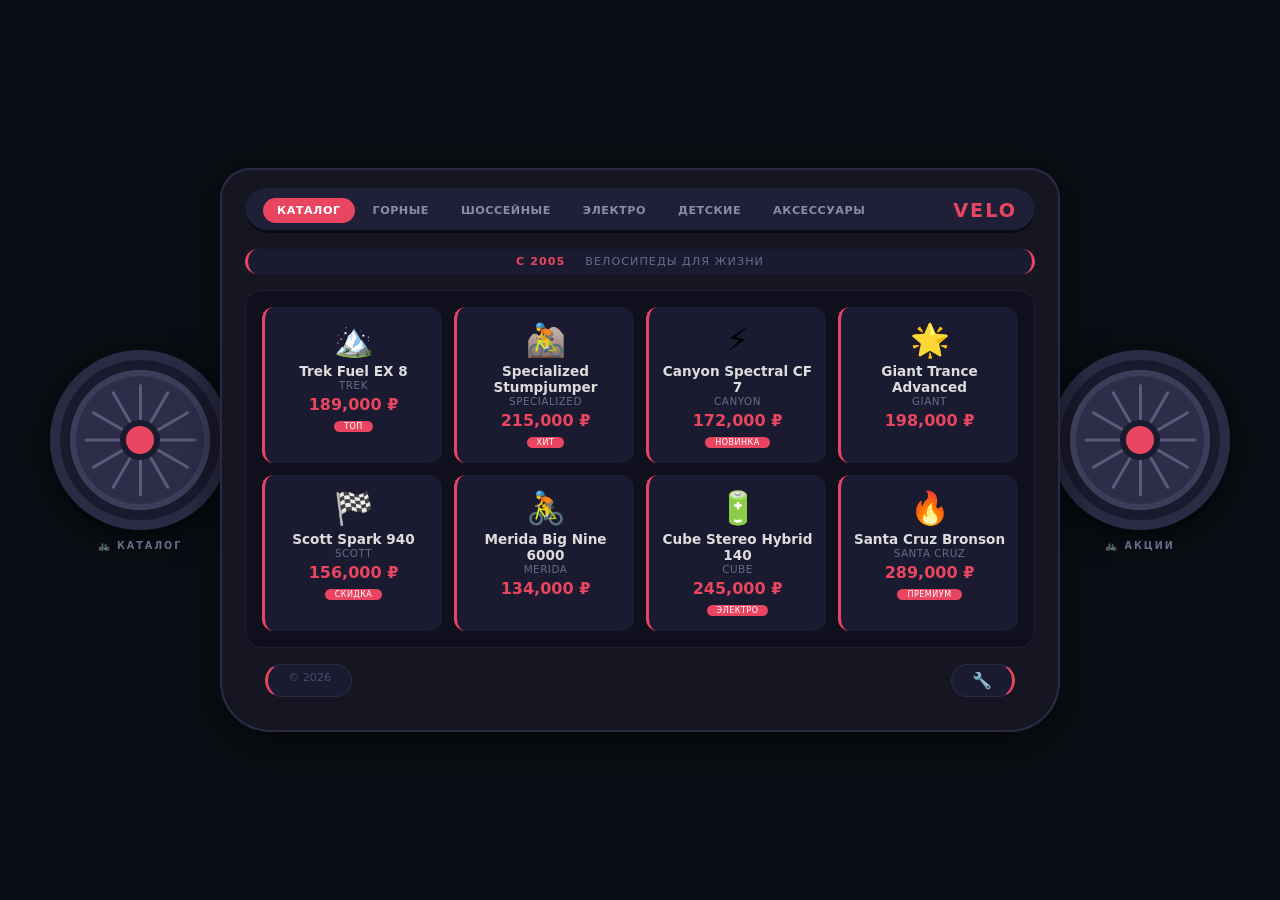
<file: index.html>
<!DOCTYPE html>
<html lang="ru">
<head>
    <meta charset="UTF-8" />
    <meta name="viewport" content="width=device-width, initial-scale=1.0" />
    <title>Велосипед-сайт</title>
    <link rel="stylesheet" href="style.css" />
</head>
<body>

    <!-- ВЕСЬ САЙТ — ЭТО ВЕЛОСИПЕД -->
    <div class="bicycle">

        <!-- === ПЕРЕДНЕЕ КОЛЕСО === -->
        <div class="front-wheel">
            <div class="tire">
                <div class="rim">
                    <div class="hub"></div>
                    <div class="spoke s1"></div>
                    <div class="spoke s2"></div>
                    <div class="spoke s3"></div>
                    <div class="spoke s4"></div>
                    <div class="spoke s5"></div>
                    <div class="spoke s6"></div>
                    <div class="spoke s7"></div>
                    <div class="spoke s8"></div>
                    <div class="spoke s9"></div>
                    <div class="spoke s10"></div>
                    <div class="spoke s11"></div>
                    <div class="spoke s12"></div>
                </div>
            </div>
            <div class="wheel-label">🚲 КАТАЛОГ</div>
        </div>

        <!-- === РАМА === -->
        <div class="frame">

            <!-- Руль (навигация) -->
            <div class="handlebar">
                <div class="nav-links">
                    <a href="#" class="active" data-page="catalog">Каталог</a>
                    <a href="#" data-page="mountain">Горные</a>
                    <a href="#" data-page="road">Шоссейные</a>
                    <a href="#" data-page="electric">Электро</a>
                    <a href="#" data-page="kids">Детские</a>
                    <a href="#" data-page="accessories">Аксессуары</a>
                </div>
                <div class="brand-name">VELO</div>
            </div>

            <!-- Седло (информация) -->
            <div class="saddle">
                <div class="saddle-text">
                    <span class="year">с 2005</span>
                    <span class="slogan">велосипеды для жизни</span>
                </div>
            </div>

            <!-- Основное содержимое (рама) -->
            <div class="frame-content" id="mainContent">
                <!-- Товары загружаются через JS -->
            </div>

            <!-- Педали (футер) -->
            <div class="pedals">
                <div class="pedal left-pedal">
                    <span>© 2026</span>
                </div>
                <div class="pedal right-pedal">
                    <span class="admin-trigger" id="adminLink">🔧</span>
                </div>
            </div>

        </div>

        <!-- === ЗАДНЕЕ КОЛЕСО === -->
        <div class="rear-wheel">
            <div class="tire">
                <div class="rim">
                    <div class="hub"></div>
                    <div class="spoke s1"></div>
                    <div class="spoke s2"></div>
                    <div class="spoke s3"></div>
                    <div class="spoke s4"></div>
                    <div class="spoke s5"></div>
                    <div class="spoke s6"></div>
                    <div class="spoke s7"></div>
                    <div class="spoke s8"></div>
                    <div class="spoke s9"></div>
                    <div class="spoke s10"></div>
                    <div class="spoke s11"></div>
                    <div class="spoke s12"></div>
                </div>
            </div>
            <div class="wheel-label">🚲 АКЦИИ</div>
        </div>

    </div>

    <script src="script.js"></script>
</body>
</html>
</file>
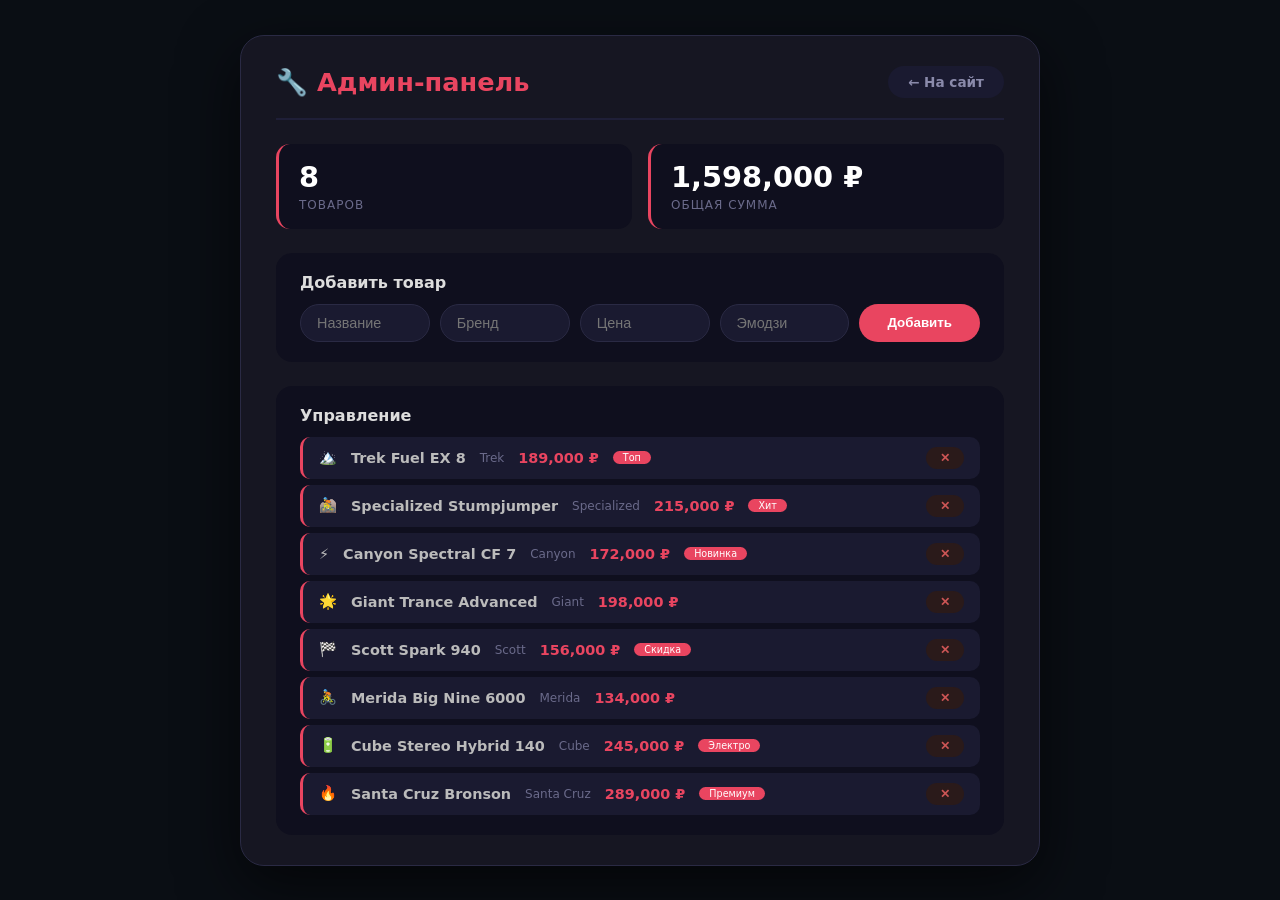
<file: admin.html>
<!DOCTYPE html>
<html lang="ru">
<head>
    <meta charset="UTF-8" />
    <meta name="viewport" content="width=device-width, initial-scale=1.0" />
    <title>Админ-панель</title>
    <link rel="stylesheet" href="admin-style.css" />
</head>
<body>
    <div class="admin-wrap">
        <div class="admin-panel">
            <div class="admin-head">
                <h1>🔧 Админ-панель</h1>
                <a href="index.html" class="back">← На сайт</a>
            </div>

            <div class="admin-stats">
                <div class="stat">
                    <span class="num" id="productCount">0</span>
                    <span class="label">Товаров</span>
                </div>
                <div class="stat">
                    <span class="num" id="totalSum">0 ₽</span>
                    <span class="label">Общая сумма</span>
                </div>
            </div>

            <div class="admin-form">
                <h2>Добавить товар</h2>
                <form id="addForm">
                    <input type="text" id="pName" placeholder="Название" required />
                    <input type="text" id="pBrand" placeholder="Бренд" />
                    <input type="number" id="pPrice" placeholder="Цена" required />
                    <input type="text" id="pEmoji" placeholder="Эмодзи" />
                    <button type="submit">Добавить</button>
                </form>
            </div>

            <div class="admin-list">
                <h2>Управление</h2>
                <div id="adminList"></div>
            </div>
        </div>
    </div>
    <script src="script.js"></script>
</body>
</html>
</file>
<file: style.css>
/* style.css — сайт в форме велосипеда */
* {
    margin: 0;
    padding: 0;
    box-sizing: border-box;
}

body {
    background: #0a0e14;
    min-height: 100vh;
    display: flex;
    justify-content: center;
    align-items: center;
    font-family: 'Segoe UI', system-ui, sans-serif;
    padding: 30px;
}

/* === ВЕЛОСИПЕД === */
.bicycle {
    display: flex;
    align-items: center;
    gap: 0;
    max-width: 1200px;
    width: 100%;
    position: relative;
    padding: 30px 10px;
}

/* === КОЛЁСА === */
.front-wheel,
.rear-wheel {
    flex: 0 0 180px;
    display: flex;
    flex-direction: column;
    align-items: center;
}

.tire {
    width: 180px;
    height: 180px;
    border-radius: 50%;
    background: #1a1a2e;
    box-shadow: inset 0 0 0 10px #2a2a44, 0 8px 30px rgba(0,0,0,0.7);
    display: flex;
    align-items: center;
    justify-content: center;
    animation: spin 30s linear infinite;
}

@keyframes spin {
    0% { transform: rotate(0deg); }
    100% { transform: rotate(360deg); }
}

.rim {
    width: 140px;
    height: 140px;
    border-radius: 50%;
    background: #2d2d4a;
    box-shadow: inset 0 0 0 6px #3d3d5a;
    position: relative;
    display: flex;
    align-items: center;
    justify-content: center;
}

.hub {
    width: 28px;
    height: 28px;
    background: #e94560;
    border-radius: 50%;
    box-shadow: 0 0 0 6px #1a1a2e;
    z-index: 5;
}

.spoke {
    position: absolute;
    width: 3px;
    height: 56px;
    background: #5a5a7a;
    border-radius: 2px;
    transform-origin: center;
}

.s1 { transform: rotate(0deg) translateY(-28px); }
.s2 { transform: rotate(30deg) translateY(-28px); }
.s3 { transform: rotate(60deg) translateY(-28px); }
.s4 { transform: rotate(90deg) translateY(-28px); }
.s5 { transform: rotate(120deg) translateY(-28px); }
.s6 { transform: rotate(150deg) translateY(-28px); }
.s7 { transform: rotate(180deg) translateY(-28px); }
.s8 { transform: rotate(210deg) translateY(-28px); }
.s9 { transform: rotate(240deg) translateY(-28px); }
.s10 { transform: rotate(270deg) translateY(-28px); }
.s11 { transform: rotate(300deg) translateY(-28px); }
.s12 { transform: rotate(330deg) translateY(-28px); }

.wheel-label {
    color: #6a6a8a;
    font-size: 0.6rem;
    text-transform: uppercase;
    letter-spacing: 2px;
    margin-top: 10px;
    font-weight: 600;
}

/* === РАМА === */
.frame {
    flex: 1;
    background: #161622;
    border-radius: 30px 30px 50px 50px;
    padding: 20px 25px 35px;
    margin: 0 -10px;
    position: relative;
    box-shadow: 
        inset 0 0 0 2px #2a2a44,
        0 10px 40px rgba(0,0,0,0.6);
    min-height: 460px;
    display: flex;
    flex-direction: column;
}

/* Руль */
.handlebar {
    display: flex;
    justify-content: space-between;
    align-items: center;
    background: #1f1f38;
    padding: 10px 18px;
    border-radius: 40px;
    margin-bottom: 16px;
    box-shadow: inset 0 -3px 0 #0a0a14;
}

.nav-links {
    display: flex;
    gap: 4px;
    flex-wrap: wrap;
}

.nav-links a {
    color: #8a8aaa;
    text-decoration: none;
    font-size: 0.7rem;
    font-weight: 600;
    padding: 6px 14px;
    border-radius: 30px;
    transition: 0.2s;
    text-transform: uppercase;
    letter-spacing: 0.5px;
}

.nav-links a:hover {
    background: #2a2a4a;
    color: #ddd;
}

.nav-links a.active {
    background: #e94560;
    color: white;
}

.brand-name {
    color: #e94560;
    font-weight: 900;
    font-size: 1.2rem;
    letter-spacing: 2px;
}

/* Седло */
.saddle {
    background: #1a1a30;
    padding: 6px 16px;
    border-radius: 20px;
    margin-bottom: 16px;
    text-align: center;
    border-left: 3px solid #e94560;
    border-right: 3px solid #e94560;
}

.saddle-text {
    display: flex;
    justify-content: center;
    gap: 20px;
    font-size: 0.7rem;
    color: #6a6a8a;
    text-transform: uppercase;
    letter-spacing: 1px;
}

.saddle-text .year {
    color: #e94560;
    font-weight: 700;
}

/* Содержимое рамы */
.frame-content {
    flex: 1;
    background: #0f0f1e;
    border-radius: 16px;
    padding: 16px;
    min-height: 220px;
    overflow-y: auto;
    border: 1px solid #1f1f38;
}

/* Товары внутри рамы */
.product-grid {
    display: grid;
    grid-template-columns: repeat(auto-fill, minmax(160px, 1fr));
    gap: 12px;
}

.product-card {
    background: #1a1a30;
    border-radius: 12px;
    padding: 14px 12px;
    text-align: center;
    border-left: 3px solid #e94560;
    transition: 0.2s;
}

.product-card:hover {
    transform: scale(1.03);
    background: #222242;
}

.product-card .emoji {
    font-size: 2rem;
    display: block;
    margin-bottom: 4px;
}

.product-card .name {
    color: #ddd;
    font-weight: 600;
    font-size: 0.85rem;
}

.product-card .brand {
    color: #6a6a8a;
    font-size: 0.65rem;
    text-transform: uppercase;
    letter-spacing: 0.5px;
}

.product-card .price {
    color: #e94560;
    font-weight: 700;
    font-size: 1rem;
    margin-top: 4px;
}

.product-card .badge {
    display: inline-block;
    font-size: 0.5rem;
    background: #e94560;
    color: white;
    padding: 1px 10px;
    border-radius: 30px;
    margin-top: 4px;
    text-transform: uppercase;
    letter-spacing: 0.5px;
}

.empty-message {
    color: #4a4a6a;
    text-align: center;
    padding: 30px 0;
    font-style: italic;
}

/* Педали */
.pedals {
    display: flex;
    justify-content: space-between;
    margin-top: 16px;
    padding: 0 20px;
}

.pedal {
    background: #1a1a30;
    padding: 6px 20px;
    border-radius: 30px;
    font-size: 0.7rem;
    color: #4a4a6a;
    border: 1px solid #2a2a44;
}

.left-pedal {
    border-left: 3px solid #e94560;
}

.right-pedal {
    border-right: 3px solid #e94560;
    cursor: pointer;
}

.right-pedal:hover {
    background: #2a2a4a;
    color: #e94560;
}

.admin-trigger {
    font-size: 1rem;
}

/* === АДАПТИВ === */
@media (max-width: 820px) {
    .bicycle {
        flex-direction: column;
        gap: 15px;
    }
    .front-wheel,
    .rear-wheel {
        flex: 0 0 120px;
    }
    .tire {
        width: 120px;
        height: 120px;
        box-shadow: inset 0 0 0 6px #2a2a44;
    }
    .rim {
        width: 90px;
        height: 90px;
    }
    .spoke {
        height: 36px;
    }
    .s1 { transform: rotate(0deg) translateY(-18px); }
    .s2 { transform: rotate(30deg) translateY(-18px); }
    .s3 { transform: rotate(60deg) translateY(-18px); }
    .s4 { transform: rotate(90deg) translateY(-18px); }
    .s5 { transform: rotate(120deg) translateY(-18px); }
    .s6 { transform: rotate(150deg) translateY(-18px); }
    .s7 { transform: rotate(180deg) translateY(-18px); }
    .s8 { transform: rotate(210deg) translateY(-18px); }
    .s9 { transform: rotate(240deg) translateY(-18px); }
    .s10 { transform: rotate(270deg) translateY(-18px); }
    .s11 { transform: rotate(300deg) translateY(-18px); }
    .s12 { transform: rotate(330deg) translateY(-18px); }
    .hub {
        width: 20px;
        height: 20px;
    }
    .frame {
        margin: 0;
        min-height: 320px;
        padding: 14px 16px 24px;
    }
    .handlebar {
        flex-direction: column;
        gap: 8px;
        align-items: stretch;
    }
    .nav-links {
        justify-content: center;
    }
    .nav-links a {
        font-size: 0.6rem;
        padding: 4px 10px;
    }
    .brand-name {
        text-align: center;
        font-size: 1rem;
    }
    .saddle-text {
        font-size: 0.6rem;
        gap: 12px;
    }
    .product-grid {
        grid-template-columns: repeat(auto-fill, minmax(120px, 1fr));
        gap: 8px;
    }
    .pedals {
        padding: 0 10px;
    }
    .pedal {
        padding: 4px 14px;
        font-size: 0.6rem;
    }
}

@media (max-width: 480px) {
    .product-grid {
        grid-template-columns: 1fr 1fr;
    }
    .product-card .emoji {
        font-size: 1.5rem;
    }
    .product-card .name {
        font-size: 0.7rem;
    }
    .product-card .price {
        font-size: 0.85rem;
    }
}
</file>
<file: admin-style.css>
/* admin-style.css */
* {
    margin: 0;
    padding: 0;
    box-sizing: border-box;
}

body {
    background: #0a0e14;
    font-family: 'Segoe UI', system-ui, sans-serif;
    padding: 30px;
    min-height: 100vh;
    display: flex;
    justify-content: center;
    align-items: center;
}

.admin-wrap {
    width: 100%;
    max-width: 800px;
}

.admin-panel {
    background: #161622;
    border-radius: 24px;
    padding: 30px 35px;
    border: 1px solid #2a2a44;
    box-shadow: 0 20px 60px rgba(0,0,0,0.6);
}

.admin-head {
    display: flex;
    justify-content: space-between;
    align-items: center;
    padding-bottom: 20px;
    border-bottom: 2px solid #1f1f38;
    margin-bottom: 24px;
}

.admin-head h1 {
    color: #e94560;
    font-size: 1.6rem;
}

.back {
    color: #8a8aaa;
    text-decoration: none;
    padding: 8px 20px;
    border-radius: 30px;
    background: #1a1a30;
    font-weight: 600;
    font-size: 0.85rem;
    transition: 0.2s;
}

.back:hover {
    background: #2a2a4a;
    color: white;
}

.admin-stats {
    display: grid;
    grid-template-columns: 1fr 1fr;
    gap: 16px;
    margin-bottom: 24px;
}

.stat {
    background: #0f0f1e;
    padding: 16px 20px;
    border-radius: 14px;
    border-left: 3px solid #e94560;
}

.stat .num {
    display: block;
    font-size: 1.8rem;
    font-weight: 800;
    color: white;
}

.stat .label {
    font-size: 0.75rem;
    color: #6a6a8a;
    text-transform: uppercase;
    letter-spacing: 1px;
}

.admin-form {
    background: #0f0f1e;
    padding: 20px 24px;
    border-radius: 16px;
    margin-bottom: 24px;
}

.admin-form h2 {
    color: #ddd;
    font-size: 1rem;
    margin-bottom: 12px;
}

.admin-form form {
    display: flex;
    flex-wrap: wrap;
    gap: 10px;
}

.admin-form input {
    flex: 1;
    min-width: 120px;
    padding: 10px 16px;
    border-radius: 30px;
    border: 1px solid #2a2a44;
    background: #1a1a30;
    color: white;
    font-size: 0.9rem;
    outline: none;
}

.admin-form input:focus {
    border-color: #e94560;
}

.admin-form button {
    background: #e94560;
    color: white;
    border: none;
    padding: 10px 28px;
    border-radius: 30px;
    font-weight: 700;
    cursor: pointer;
    transition: 0.2s;
}

.admin-form button:hover {
    background: #d63851;
}

.admin-list {
    background: #0f0f1e;
    padding: 20px 24px;
    border-radius: 16px;
}

.admin-list h2 {
    color: #ddd;
    font-size: 1rem;
    margin-bottom: 12px;
}

#adminList {
    display: flex;
    flex-direction: column;
    gap: 6px;
}

.admin-item {
    display: flex;
    justify-content: space-between;
    align-items: center;
    background: #1a1a30;
    padding: 10px 16px;
    border-radius: 10px;
    border-left: 3px solid #e94560;
}

.admin-item .info {
    display: flex;
    gap: 14px;
    align-items: center;
    flex-wrap: wrap;
    color: #bbb;
    font-size: 0.9rem;
}

.admin-item .info .brand {
    color: #6a6a8a;
    font-size: 0.75rem;
}

.admin-item .info .price {
    color: #e94560;
    font-weight: 700;
}

.admin-item .del {
    background: #2a1a1a;
    border: none;
    color: #cc5555;
    padding: 4px 14px;
    border-radius: 30px;
    cursor: pointer;
    font-weight: 600;
    font-size: 0.75rem;
    transition: 0.2s;
}

.admin-item .del:hover {
    background: #3a2222;
}

.empty {
    color: #4a4a6a;
    text-align: center;
    padding: 20px 0;
    font-style: italic;
}

@media (max-width: 600px) {
    .admin-panel {
        padding: 20px;
    }
    .admin-head {
        flex-direction: column;
        gap: 12px;
        align-items: stretch;
        text-align: center;
    }
    .admin-form form {
        flex-direction: column;
    }
    .admin-form input {
        min-width: 100%;
    }
    .admin-item {
        flex-wrap: wrap;
        gap: 6px;
    }
    .admin-stats {
        grid-template-columns: 1fr;
    }
}
</file>
